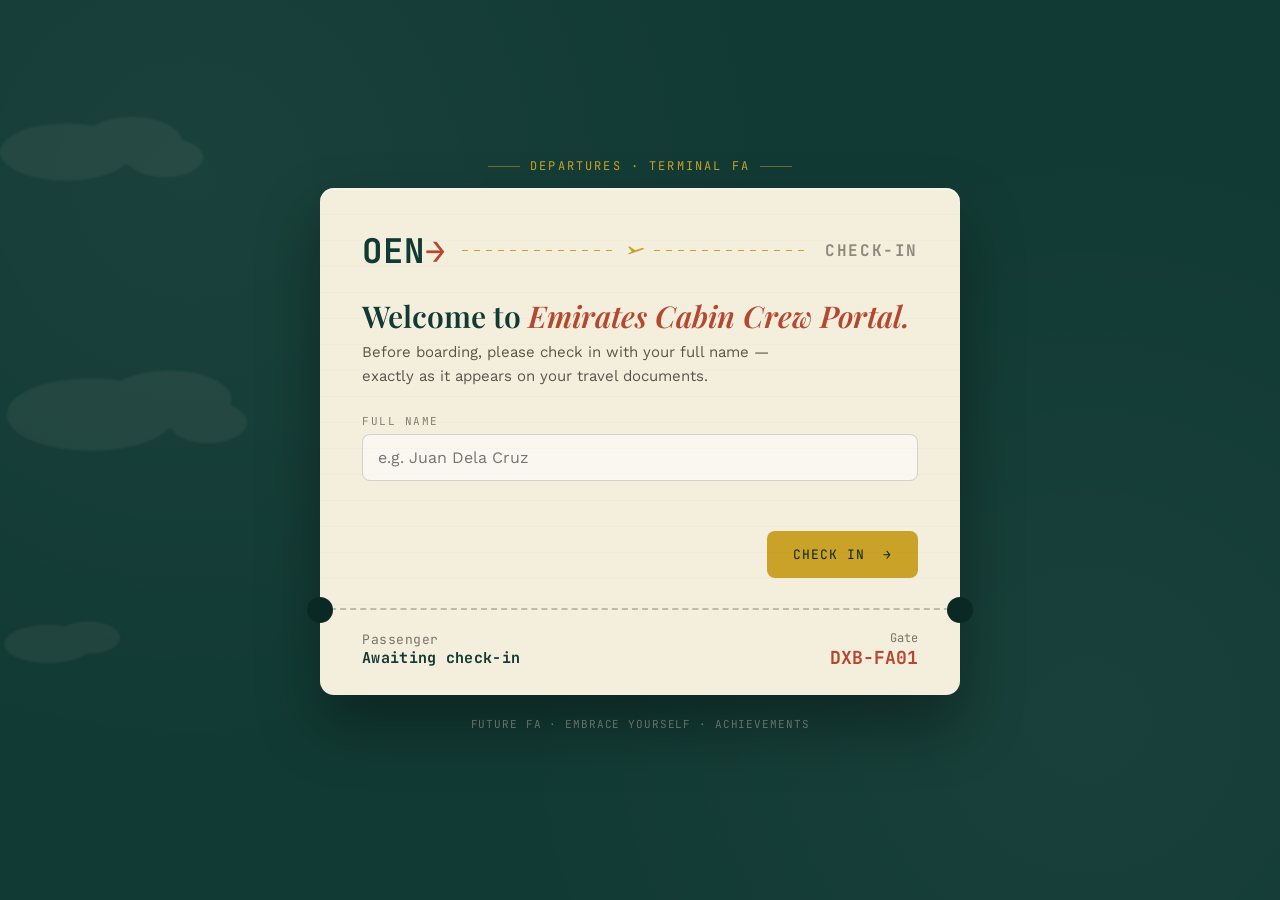
<file: index.html>
<!DOCTYPE html>
<html lang="en">
<head>
<meta charset="UTF-8">
<meta name="viewport" content="width=device-width, initial-scale=1.0">
<title>Check-In · Flight Plan</title>
<link rel="stylesheet" href="style.css">
</head>
<body>
  <div class="sky" aria-hidden="true">
  <div class="cloud cloud--a"><svg viewBox="0 0 200 80" xmlns="http://www.w3.org/2000/svg"><ellipse cx="60" cy="40" rx="60" ry="26"/><ellipse cx="120" cy="30" rx="45" ry="22"/><ellipse cx="150" cy="45" rx="35" ry="18"/></svg></div>
  <div class="cloud cloud--b"><svg viewBox="0 0 200 80" xmlns="http://www.w3.org/2000/svg"><ellipse cx="60" cy="40" rx="55" ry="24"/><ellipse cx="110" cy="32" rx="40" ry="20"/></svg></div>
  <div class="cloud cloud--c"><svg viewBox="0 0 200 80" xmlns="http://www.w3.org/2000/svg"><ellipse cx="70" cy="42" rx="65" ry="28"/><ellipse cx="130" cy="30" rx="48" ry="22"/><ellipse cx="160" cy="48" rx="30" ry="16"/></svg></div>
  <div class="plane">
    <div class="contrail"></div>
    <svg viewBox="0 0 24 24" fill="none" xmlns="http://www.w3.org/2000/svg"><path d="M2 16.5L22 9.5L20 8L11 11L4.5 6.5L2.5 7L7 12.5L2.5 15L3.5 16L2 16.5Z" fill="currentColor"/></svg>
  </div>
</div>
<div class="stage">
  <p class="eyebrow">Departures &middot; Terminal FA</p>

  <div class="ticket">
    <div class="ticket-main">
      <div class="route">
        <div class="code">OEN<span>&rarr;</span></div>
        <div class="plane">
          <div class="line"></div>
          <svg width="20" height="20" viewBox="0 0 24 24" fill="none"><path d="M2 16.5L22 9.5L20 8L11 11L4.5 6.5L2.5 7L7 12.5L2.5 15L3.5 16L2 16.5Z" fill="currentColor"/></svg>
          <div class="line"></div>
        </div>
        <div class="code" style="font-size:16px; color:rgba(35,35,29,0.5); letter-spacing:0.1em;">CHECK-IN</div>
      </div>

      <h1 class="title">Welcome to  <em>Emirates Cabin Crew Portal.</em></h1>
      <p class="lede">Before boarding, please check in with your full name — exactly as it appears on your travel documents.</p>

      <label class="field-label" for="fullname">Full name</label>
      <input type="text" id="fullname" placeholder="e.g. Juan Dela Cruz" autocomplete="off">
      <div class="error-msg" id="err"></div>

      <div class="btn-row">
        <button class="btn brass" id="checkinBtn">Check In &nbsp;&rarr;</button>
      </div>
    </div>

    <div class="tear"></div>

    <div class="stub">
      <div class="name">Passenger<strong>Awaiting check-in</strong></div>
      <div class="seat">Gate<strong>DXB-FA01</strong></div>
    </div>
  </div>

  <p class="foot-note">Future FA &middot; embrace yourself &middot; achievements</p>
</div>

<script src="script.js"></script>
<script>
  const input = document.getElementById('fullname');
  const err = document.getElementById('err');
  const btn = document.getElementById('checkinBtn');

  function normalize(s){
    return s.trim().toUpperCase().replace(/\s+/g, ' ');
  }

  function checkIn(){
    const val = input.value;
    if(!val.trim()){
      err.textContent = "Please type your full name to check in.";
      return;
    }
    if(normalize(val) !== FP.ANSWER_NAME){
      err.textContent = "That name doesn't match our passenger manifest — please type it exactly as your full name.";
      return;
    }
    err.textContent = "";
    FP.set('fp_fullname', val.trim());
    FP.set('fp_nickname', FP.NICK);
    // reset any previous session progress
    localStorage.removeItem('fp_score');
    localStorage.removeItem('fp_passed');
    localStorage.removeItem('fp_essay');
    localStorage.removeItem('fp_seat');
    window.location.href = 'quiz.html';
  }

  btn.addEventListener('click', checkIn);
  input.addEventListener('keydown', (e) => { if(e.key === 'Enter') checkIn(); });
</script>
</body>
</html>
</file>
<file: style.css>
@import url('https://fonts.googleapis.com/css2?family=Playfair+Display:ital,wght@0,500;0,600;0,700;1,500&family=Work+Sans:wght@400;500;600&family=JetBrains+Mono:wght@400;500;700&display=swap');

:root{
  --ink: #23231d;
  --paper: #f4eedd;
  --paper-2: #ece2c8;
  --teal: #123a34;
  --teal-2: #0b2924;
  --brass: #c9a227;
  --rust: #b5482f;
  --skyline: #7fa9a0;
  --line: rgba(35,35,29,0.18);

  --serif: 'Playfair Display', serif;
  --sans: 'Work Sans', sans-serif;
  --mono: 'JetBrains Mono', monospace;
}

*{ box-sizing: border-box; }

html, body{
  margin:0;
  padding:0;
  min-height:100vh;
  background: var(--teal);
  background-image:
    radial-gradient(circle at 15% 20%, rgba(255,255,255,0.035) 0, transparent 45%),
    radial-gradient(circle at 85% 80%, rgba(255,255,255,0.03) 0, transparent 45%);
  color: var(--ink);
  font-family: var(--sans);
  -webkit-font-smoothing: antialiased;
}

body{
  display:flex;
  align-items:center;
  justify-content:center;
  padding: 40px 16px;
}

/* ---------- layout shell: sky background + runway lights ---------- */
.stage{
  width:100%;
  max-width: 640px;
  position:relative;
  z-index: 2;
}

/* ---------- background sky layer: a plane in flight ---------- */
.sky{
  position: fixed;
  inset: 0;
  overflow: hidden;
  z-index: 0;
  pointer-events: none;
}
.sky .cloud{
  position:absolute;
  opacity: 0.06;
  filter: blur(1px);
  animation: drift linear infinite;
}
.sky .cloud svg{ width:100%; height:100%; display:block; fill: var(--paper); }
.sky .cloud--a{ width: 220px; top: 12%; animation-duration: 70s; }
.sky .cloud--b{ width: 160px; top: 68%; animation-duration: 95s; animation-delay: -30s; }
.sky .cloud--c{ width: 260px; top: 40%; animation-duration: 120s; animation-delay: -60s; }

.sky .plane{
  position:absolute;
  top: 22%;
  left: -12%;
  width: 64px;
  color: var(--brass);
  opacity: 0.85;
  animation: fly 26s linear infinite;
  transform-origin: center;
}
.sky .plane svg{ width:100%; height:auto; display:block; filter: drop-shadow(0 4px 10px rgba(0,0,0,0.25)); }
.sky .plane .contrail{
  position:absolute;
  top: 50%;
  right: 100%;
  width: 220px;
  height: 1.5px;
  background: linear-gradient(90deg, transparent, rgba(244,238,221,0.35));
  transform: translateY(-50%);
}

@keyframes fly{
  0%   { left: -12%; top: 22%; transform: translateY(0) rotate(4deg); }
  48%  { top: 14%; transform: translateY(-6px) rotate(4deg); }
  50%  { left: 55%; top: 13%; transform: translateY(-6px) rotate(4deg); }
  100% { left: 118%; top: 6%; transform: translateY(-26px) rotate(4deg); }
}
@keyframes drift{
  from{ transform: translateX(-10%); }
  to{ transform: translateX(10vw); }
}

@media (prefers-reduced-motion: reduce){
  .sky .plane, .sky .cloud{ animation: none; }
}
@media (max-width: 480px){
  .sky .plane{ width: 46px; }
}

.eyebrow{
  font-family: var(--mono);
  font-size: 12px;
  letter-spacing: 0.18em;
  text-transform: uppercase;
  color: var(--brass);
  text-align:center;
  margin: 0 0 14px;
  display:flex;
  align-items:center;
  justify-content:center;
  gap: 10px;
}
.eyebrow::before, .eyebrow::after{
  content:"";
  height:1px;
  width: 32px;
  background: rgba(201,162,39,0.5);
}

/* ---------- the ticket / boarding pass card ---------- */
.ticket{
  background: var(--paper);
  border-radius: 14px;
  box-shadow: 0 30px 60px rgba(0,0,0,0.35), 0 2px 0 rgba(255,255,255,0.4) inset;
  position: relative;
  overflow: visible;
  display:flex;
  flex-direction: column;
}

.ticket-main{
  padding: 40px 42px 30px;
  position: relative;
}

.ticket-main::before{
  /* subtle paper texture lines */
  content:"";
  position:absolute; inset:0;
  background-image: repeating-linear-gradient(180deg, rgba(35,35,29,0.015) 0px, rgba(35,35,29,0.015) 1px, transparent 1px, transparent 26px);
  pointer-events:none;
  border-radius: 14px 14px 0 0;
}

.route{
  display:flex;
  align-items:center;
  justify-content:space-between;
  font-family: var(--mono);
  margin-bottom: 26px;
}
.route .code{
  font-size: 34px;
  font-weight: 700;
  letter-spacing: 0.03em;
  color: var(--teal);
}
.route .code span{ color: var(--rust); }
.route .plane{
  flex:1;
  display:flex;
  align-items:center;
  margin: 0 16px;
  color: var(--brass);
}
.route .plane .line{
  flex:1;
  height:1px;
  background: repeating-linear-gradient(90deg, var(--brass) 0 6px, transparent 6px 12px);
}
.route .plane svg{ margin: 0 8px; }

h1.title{
  font-family: var(--serif);
  font-weight: 600;
  font-size: 30px;
  line-height: 1.15;
  margin: 0 0 6px;
  color: var(--teal);
}
h1.title em{
  font-style: italic;
  color: var(--rust);
}

p.lede{
  font-size: 15px;
  line-height: 1.6;
  color: rgba(35,35,29,0.75);
  margin: 0 0 26px;
  max-width: 46ch;
}

.field-label{
  font-family: var(--mono);
  font-size: 11px;
  letter-spacing: 0.14em;
  text-transform: uppercase;
  color: rgba(35,35,29,0.55);
  margin-bottom: 6px;
  display:block;
}

input[type="text"], textarea{
  width:100%;
  font-family: var(--sans);
  font-size: 16px;
  color: var(--ink);
  background: rgba(255,255,255,0.55);
  border: 1.5px solid var(--line);
  border-radius: 8px;
  padding: 13px 15px;
  outline: none;
  transition: border-color .15s ease, background .15s ease;
}
input[type="text"]:focus, textarea:focus{
  border-color: var(--brass);
  background: rgba(255,255,255,0.85);
}
textarea{ resize: vertical; min-height: 140px; line-height:1.55; }

.btn{
  font-family: var(--mono);
  font-size: 13px;
  letter-spacing: 0.08em;
  text-transform: uppercase;
  border: none;
  cursor: pointer;
  padding: 15px 26px;
  border-radius: 8px;
  background: var(--teal);
  color: var(--paper);
  display:inline-flex;
  align-items:center;
  gap: 10px;
  transition: transform .15s ease, background .15s ease;
}
.btn:hover{ background: var(--teal-2); transform: translateY(-1px); }
.btn:active{ transform: translateY(0); }
.btn.brass{ background: var(--brass); color: var(--teal-2); }
.btn.brass:hover{ background:#dab63c; }
.btn:disabled{ opacity:0.45; cursor:not-allowed; transform:none; }

.btn-row{ display:flex; justify-content:flex-end; margin-top: 24px; gap:12px; }

.error-msg{
  font-family: var(--mono);
  font-size: 12.5px;
  color: var(--rust);
  margin-top: 10px;
  min-height: 16px;
}

/* ---------- perforation / tear line between stub and main ---------- */
.tear{
  position: relative;
  height: 0;
  border-top: 2px dashed rgba(35,35,29,0.25);
  margin: 0 0;
}
.tear::before, .tear::after{
  content:"";
  position:absolute;
  top:-13px;
  width:26px; height:26px;
  background: var(--teal-2);
  border-radius:50%;
}
.tear::before{ left:-13px; }
.tear::after{ right:-13px; }

.stub{
  padding: 20px 42px 26px;
  display:flex;
  align-items:center;
  justify-content:space-between;
  font-family: var(--mono);
}
.stub .name{
  font-size: 13px;
  color: rgba(35,35,29,0.6);
  letter-spacing: 0.04em;
}
.stub .name strong{ color: var(--teal); display:block; font-size:15px; letter-spacing:0.02em; }
.stub .seat{ text-align:right; font-size: 12px; color: rgba(35,35,29,0.6); }
.stub .seat strong{ display:block; color: var(--rust); font-size: 18px; }

/* ---------- gate progress (route map) ---------- */
.gates{
  display:flex;
  justify-content:center;
  gap: 6px;
  margin: 22px 0 8px;
}
.gate-dot{
  width: 8px; height: 8px; border-radius: 50%;
  background: rgba(244,238,221,0.25);
}
.gate-dot.done{ background: var(--brass); }
.gate-dot.current{ background: var(--paper); box-shadow: 0 0 0 3px rgba(244,238,221,0.25); }

/* ---------- quiz ---------- */
.qcounter{
  font-family: var(--mono);
  font-size: 12px;
  color: rgba(35,35,29,0.55);
  letter-spacing: 0.1em;
  margin-bottom: 10px;
}
.qtext{
  font-family: var(--serif);
  font-size: 21px;
  font-weight: 600;
  color: var(--teal);
  margin: 0 0 20px;
  line-height:1.3;
}
.options{ display:flex; flex-direction:column; gap:10px; margin-bottom: 6px; }
.opt{
  text-align:left;
  border: 1.5px solid var(--line);
  background: rgba(255,255,255,0.4);
  border-radius: 8px;
  padding: 13px 16px;
  font-family: var(--sans);
  font-size: 15px;
  color: var(--ink);
  cursor: pointer;
  transition: all .15s ease;
  display:flex;
  align-items:center;
  gap: 12px;
}
.opt:hover{ border-color: var(--brass); background: rgba(255,255,255,0.65); }
.opt .letter{
  font-family: var(--mono);
  font-size: 12px;
  color: var(--brass);
  border: 1px solid rgba(201,162,39,0.5);
  width: 22px; height:22px;
  border-radius: 50%;
  display:flex; align-items:center; justify-content:center;
  flex-shrink:0;
}
.opt.selected{ border-color: var(--teal); background: rgba(18,58,52,0.08); }
.opt.correct{ border-color: #4a7c59; background: rgba(74,124,89,0.14); }
.opt.wrong{ border-color: var(--rust); background: rgba(181,72,47,0.12); }

/* ---------- stamp (signature element) ---------- */
.stamp{
  position:absolute;
  width: 118px; height: 118px;
  border: 3px solid var(--rust);
  border-radius: 50%;
  display:flex;
  align-items:center;
  justify-content:center;
  transform: rotate(-14deg) scale(0);
  opacity:0;
  color: var(--rust);
  font-family: var(--mono);
  font-weight:700;
  font-size: 14px;
  letter-spacing:0.1em;
  text-align:center;
  text-transform:uppercase;
  line-height:1.3;
  top: 30px; right: 34px;
  mix-blend-mode: multiply;
  pointer-events:none;
}
.stamp::before, .stamp::after{
  content:"";
  position:absolute;
  border: 1.5px solid var(--rust);
  border-radius: 50%;
}
.stamp::before{ inset: 8px; }
.stamp.show{
  animation: stampdown .45s cubic-bezier(.2,.9,.3,1.3) forwards;
}
@keyframes stampdown{
  0%{ transform: rotate(-14deg) scale(2.2); opacity:0; }
  60%{ opacity:1; }
  100%{ transform: rotate(-14deg) scale(1); opacity:0.92; }
}

/* ---------- message page ---------- */
.message-body{
  font-family: var(--sans);
  font-size: 16.5px;
  line-height: 1.85;
  color: var(--ink);
  white-space: pre-line;
}
.message-body p{ margin: 0 0 18px; }
.signoff{
  font-family: var(--serif);
  font-style: italic;
  font-size: 20px;
  color: var(--rust);
  margin-top: 8px;
}

/* ---------- video page ---------- */
.video-wrap{
  position: relative;
  width: 100%;
  padding-top: 56.25%;
  border-radius: 10px;
  overflow: hidden;
  background: #000;
  margin: 10px 0 4px;
}
.video-wrap iframe{
  position:absolute; inset:0; width:100%; height:100%; border:0;
}

/* ---------- footer note ---------- */
.foot-note{
  text-align:center;
  color: rgba(244,238,221,0.45);
  font-family: var(--mono);
  font-size: 11px;
  letter-spacing: 0.08em;
  margin-top: 22px;
  text-transform: uppercase;
}

@media (max-width: 480px){
  .ticket-main{ padding: 30px 22px 24px; }
  .stub{ padding: 18px 22px 22px; }
  .route .code{ font-size: 26px; }
  h1.title{ font-size: 24px; }
  .stamp{ width:92px; height:92px; font-size:11px; top:20px; right:18px; }
}
</file>
